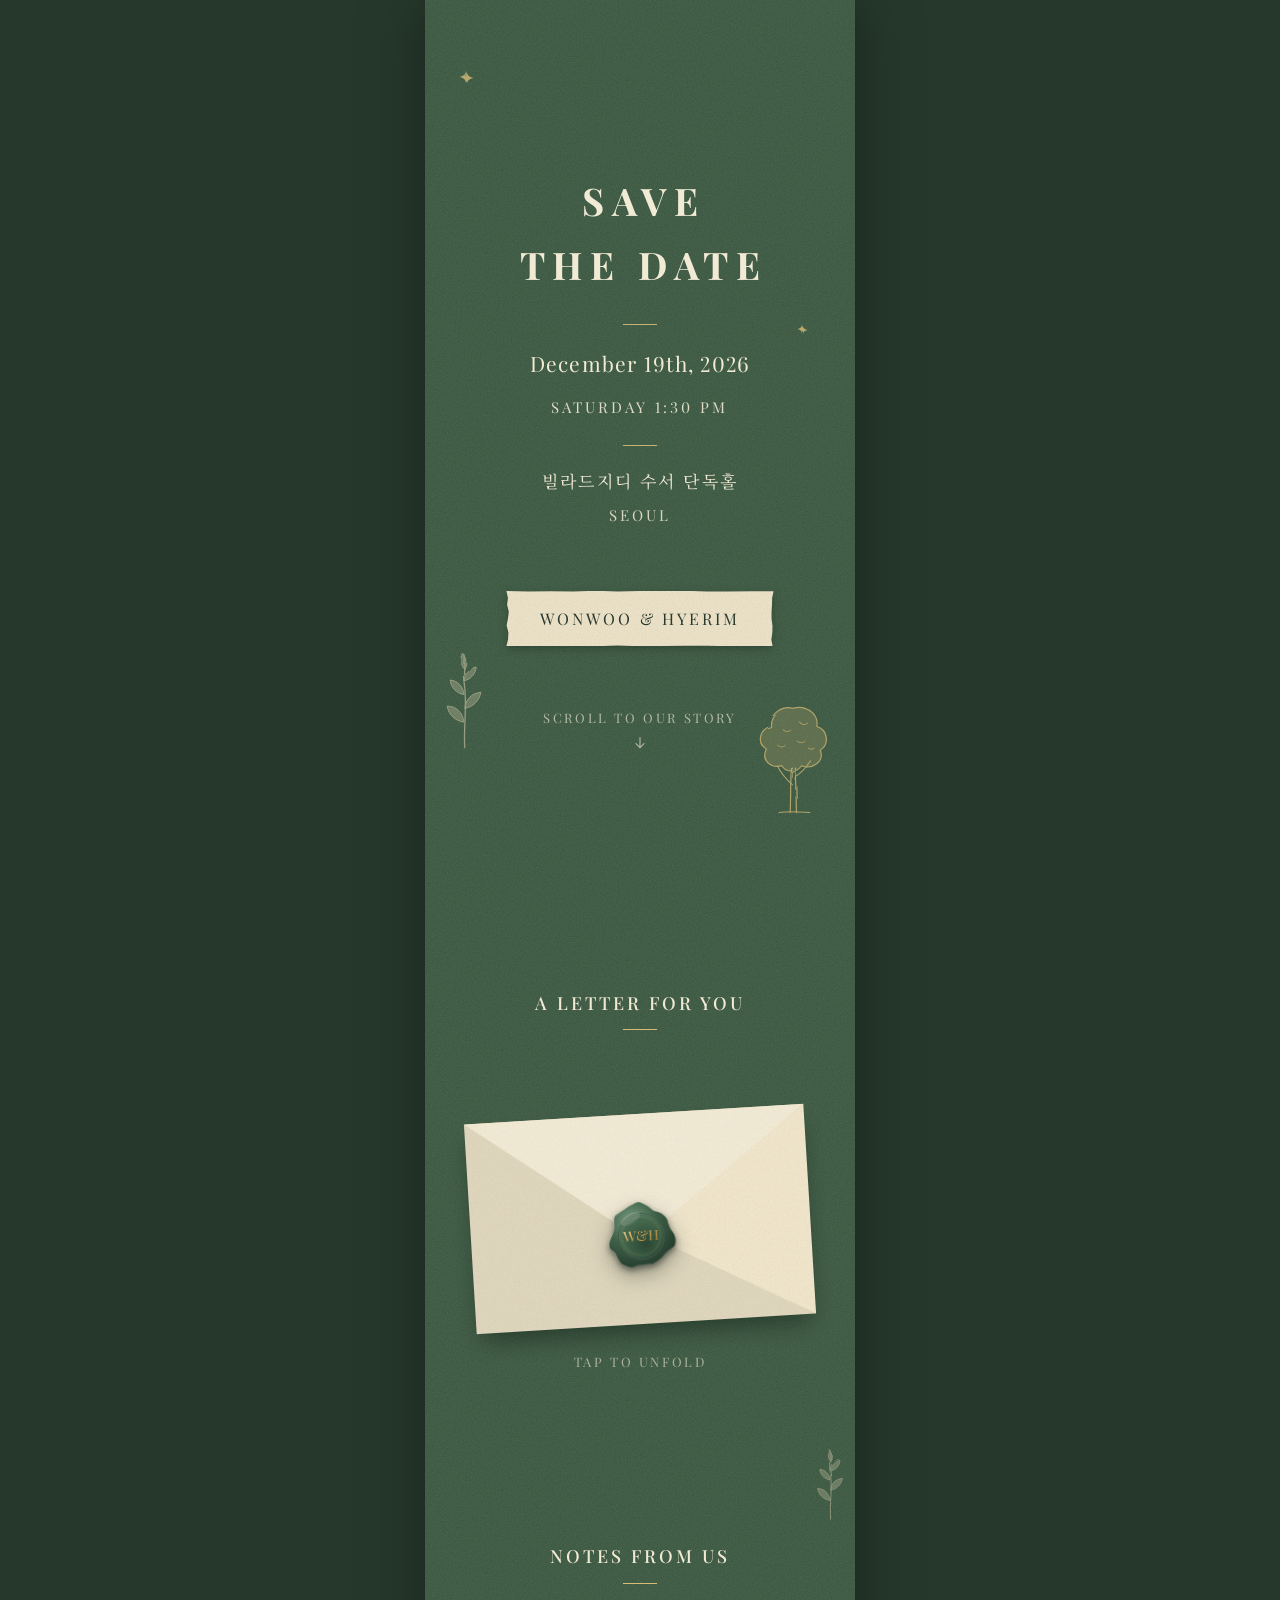
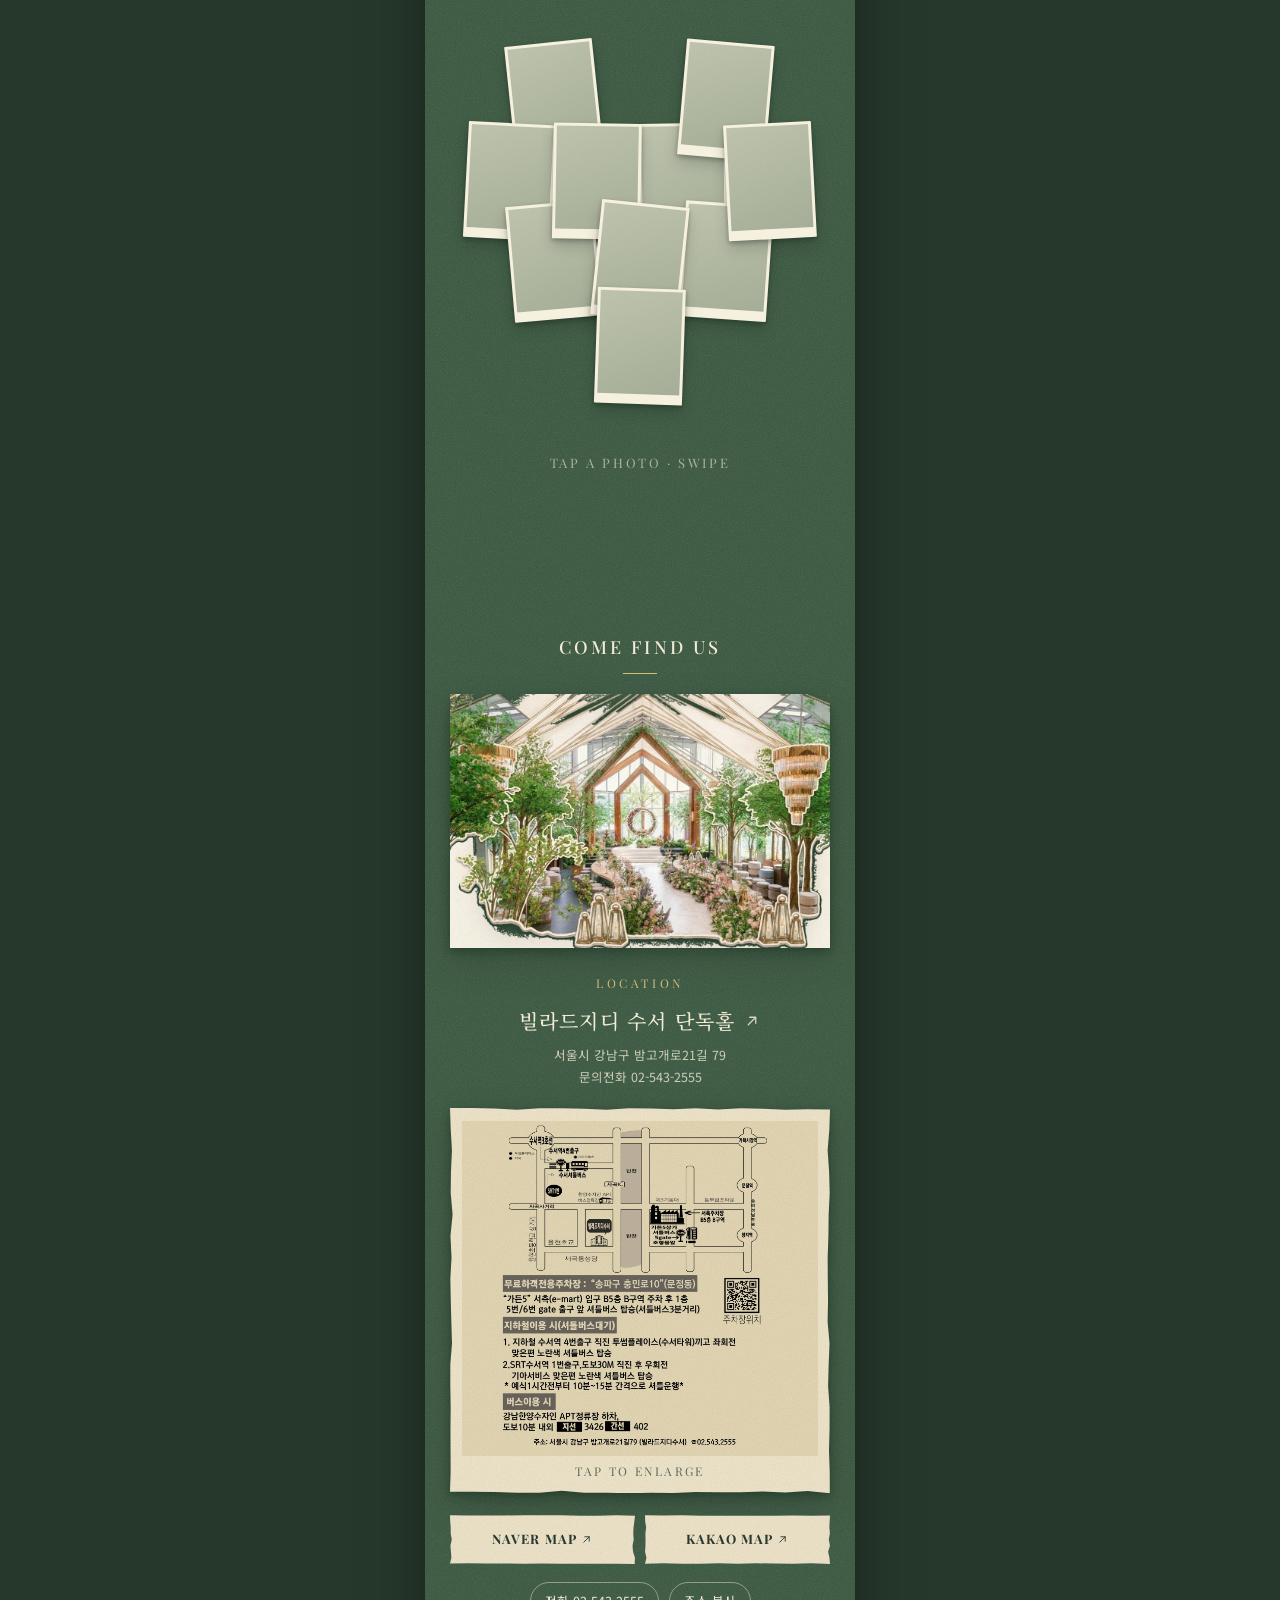
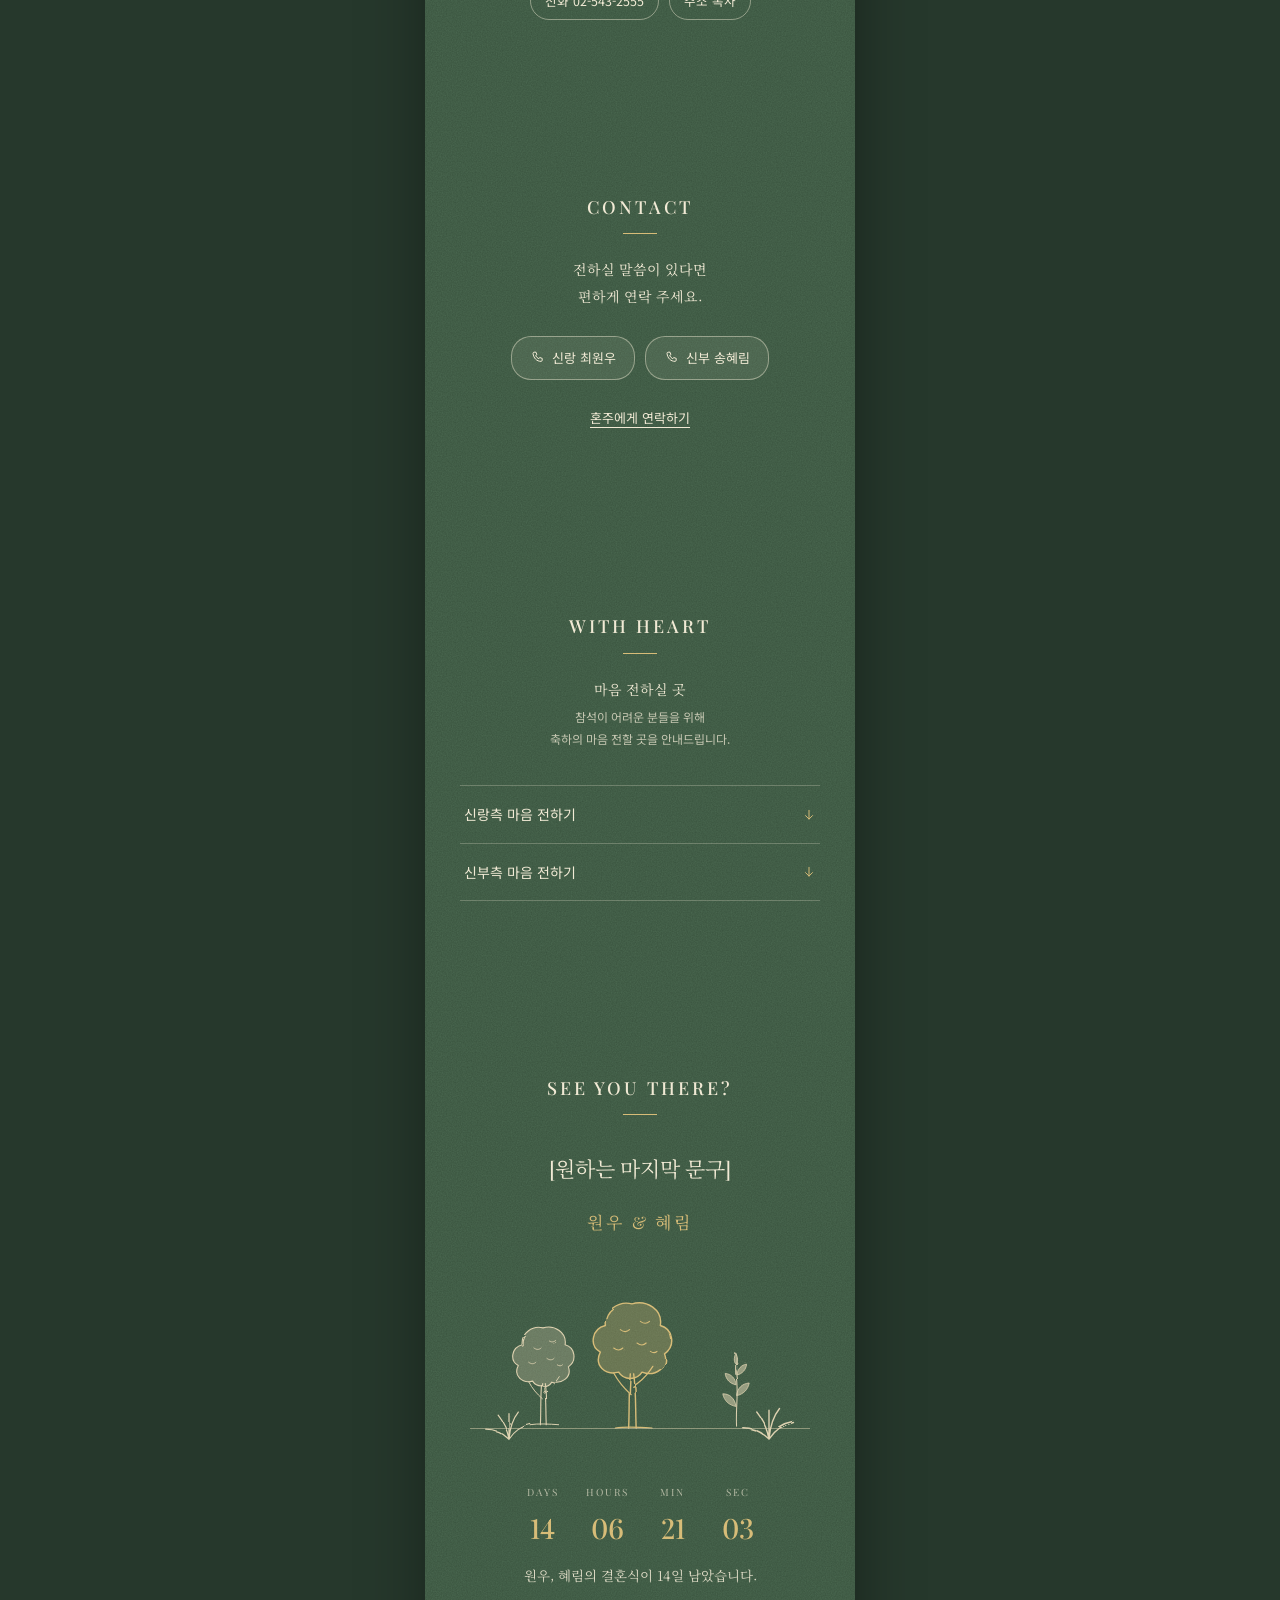
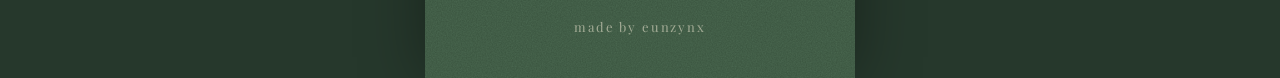
<file: index.html>
<!doctype html>
<html lang="ko">
<head>
<meta charset="utf-8">
<meta name="viewport" content="width=device-width, initial-scale=1, viewport-fit=cover">
<title>원우와 혜림, 결혼합니다</title>
<meta name="description" content="2026년 12월 19일 토요일 오후 1시 30분 · 빌라드지디 수서 단독홀">
<script>document.documentElement.className+=" js"</script>
<meta name="theme-color" content="#4a6850">

<!-- 링크 공유 미리보기 (카카오톡·문자·SNS). 크롤러는 JS를 실행하지 않으므로 여기 값은 직접 수정해야 합니다.
     og:url / og:image 의 주소는 실제 배포 주소로 바꿔야 합니다 → `node tools/set-site-url.mjs https://내주소/` -->
<meta property="og:type" content="website">
<meta property="og:locale" content="ko_KR">
<meta property="og:site_name" content="원우 & 혜림">
<meta property="og:title" content="원우와 혜림, 결혼합니다">
<meta property="og:description" content="2026년 12월 19일 토요일 오후 1시 30분 · 빌라드지디 수서 단독홀">
<meta property="og:url" content="https://songej1997.github.io/wedding-postcard/">
<meta property="og:image" content="https://songej1997.github.io/wedding-postcard/assets/og-image.jpg">
<meta property="og:image:width" content="1200">
<meta property="og:image:height" content="630">
<meta name="twitter:card" content="summary_large_image">
<meta name="twitter:title" content="원우와 혜림, 결혼합니다">
<meta name="twitter:description" content="2026년 12월 19일 토요일 오후 1시 30분 · 빌라드지디 수서 단독홀">
<meta name="twitter:image" content="https://songej1997.github.io/wedding-postcard/assets/og-image.jpg">

<link rel="icon" href="assets/favicon.svg" type="image/svg+xml">
<link rel="preconnect" href="https://fonts.googleapis.com">
<link rel="preconnect" href="https://fonts.gstatic.com" crossorigin>
<link href="https://fonts.googleapis.com/css2?family=Gaegu:wght@400;700&family=Playfair+Display:wght@400;500;600&family=Noto+Serif+KR:wght@300;400;500;600&family=Noto+Sans+KR:wght@300;400;500&display=swap" rel="stylesheet">
<link rel="stylesheet" href="styles.css?v=4">
</head>
<body>

<!-- ───────── 손으로 그린 장식(SVG, 직접 제작) ───────── -->
<svg width="0" height="0" style="position:absolute" aria-hidden="true" focusable="false">
  <defs>
    <filter id="rough" x="-5%" y="-5%" width="110%" height="110%">
      <feTurbulence type="fractalNoise" baseFrequency="0.035" numOctaves="2" seed="4" result="n"/>
      <feDisplacementMap in="SourceGraphic" in2="n" scale="2.4"/>
    </filter>

    <!-- 풀잎 가지 -->
    <symbol id="i-sprig" viewBox="0 0 60 130">
      <path d="M31 127 C29 99 35 71 30 41 C28 29 31 17 30 6" fill="none" stroke="currentColor" stroke-width="1.7" stroke-linecap="round"/>
      <path d="M30 94 C18 92 10 84 8 73 C20 73 28 81 30 94Z" fill="currentColor" fill-opacity=".55" stroke="currentColor" stroke-width="1.3" stroke-linejoin="round"/>
      <path d="M31 76 C42 74 50 66 52 55 C40 56 32 64 31 76Z" fill="currentColor" fill-opacity=".55" stroke="currentColor" stroke-width="1.3" stroke-linejoin="round"/>
      <path d="M30 58 C20 56 13 49 12 39 C22 40 29 47 30 58Z" fill="currentColor" fill-opacity=".55" stroke="currentColor" stroke-width="1.3" stroke-linejoin="round"/>
      <path d="M30 40 C39 38 45 31 46 22 C37 23 31 30 30 40Z" fill="currentColor" fill-opacity=".55" stroke="currentColor" stroke-width="1.3" stroke-linejoin="round"/>
      <path d="M30 24 C25 20 24 12 28 4 C33 10 34 17 30 24Z" fill="currentColor" fill-opacity=".55" stroke="currentColor" stroke-width="1.3" stroke-linejoin="round"/>
    </symbol>

    <!-- 작은 나무 -->
    <symbol id="i-tree" viewBox="0 0 120 160">
      <path d="M60 9 C78 4 97 16 94 35 C109 39 113 59 99 69 C105 85 88 97 72 91 C66 101 50 101 44 91 C28 95 14 83 22 67 C8 59 12 39 28 35 C26 17 44 5 60 9Z" fill="currentColor" fill-opacity=".28" stroke="currentColor" stroke-width="1.7" stroke-linejoin="round"/>
      <path d="M56 158 C57 134 56 114 58 93 M65 158 C64 134 65 114 62 93" fill="none" stroke="currentColor" stroke-width="1.7" stroke-linecap="round"/>
      <path d="M59 118 C50 110 44 103 38 92 M61 108 C72 102 78 95 85 84" fill="none" stroke="currentColor" stroke-width="1.5" stroke-linecap="round"/>
      <path d="M46 40 c4 3 8 3 11 0 M70 30 c4 3 8 3 11 0 M38 62 c4 3 8 3 11 0 M66 56 c4 3 8 3 11 0 M82 66 c3 2 6 2 8 0" fill="none" stroke="currentColor" stroke-width="1.3" stroke-linecap="round"/>
      <path d="M40 158 C52 156 70 157 84 158" fill="none" stroke="currentColor" stroke-width="1.5" stroke-linecap="round"/>
    </symbol>

    <!-- 풀 한 포기 -->
    <symbol id="i-grass" viewBox="0 0 80 40">
      <path d="M40 39 C38 28 34 18 26 8 M40 39 C41 26 44 14 52 4 M40 39 C46 30 56 22 68 20 M40 39 C32 31 22 26 10 26 M40 39 C40 28 40 16 40 6" fill="none" stroke="currentColor" stroke-width="1.6" stroke-linecap="round"/>
    </symbol>

    <symbol id="i-heart" viewBox="0 0 24 24"><path d="M12 21 C5 15 2 11 2 7.6 C2 4.6 4.5 2.6 7 2.6 C9 2.6 11 3.8 12 5.7 C13 3.8 15 2.6 17 2.6 C19.5 2.6 22 4.6 22 7.6 C22 11 19 15 12 21Z" fill="none" stroke="currentColor" stroke-width="1.7" stroke-linejoin="round"/></symbol>
    <symbol id="i-spark" viewBox="0 0 24 24"><path d="M12 1 C12.6 7 14 9.6 23 12 C14 14.4 12.6 17 12 23 C11.4 17 10 14.4 1 12 C10 9.6 11.4 7 12 1Z" fill="currentColor"/></symbol>
    <symbol id="i-arrow" viewBox="0 0 24 24"><path d="M7 17 L17 7 M9 7 H17 V15" fill="none" stroke="currentColor" stroke-width="1.7" stroke-linecap="round" stroke-linejoin="round"/></symbol>
    <symbol id="i-phone" viewBox="0 0 24 24"><path d="M6.6 3.5h3l1.4 4-2 1.4a11 11 0 0 0 5.1 5.1l1.4-2 4 1.4v3c0 1-.8 1.8-1.8 1.8C10.8 18.2 5.8 13.2 4.8 5.3 4.8 4.3 5.6 3.5 6.6 3.5Z" fill="none" stroke="currentColor" stroke-width="1.6" stroke-linejoin="round"/></symbol>
    <symbol id="i-sms" viewBox="0 0 24 24"><path d="M4 5.5h16v10.5H9.5L5.5 19.5V16H4Z" fill="none" stroke="currentColor" stroke-width="1.6" stroke-linejoin="round"/></symbol>
    <symbol id="i-copy" viewBox="0 0 24 24"><rect x="8.5" y="8.5" width="11" height="12" rx="1.5" fill="none" stroke="currentColor" stroke-width="1.6"/><path d="M15.5 5.5V4.5A1.5 1.5 0 0 0 14 3H5.5A1.5 1.5 0 0 0 4 4.5V16a1.5 1.5 0 0 0 1.5 1.5h1" fill="none" stroke="currentColor" stroke-width="1.6" stroke-linecap="round"/></symbol>
    <symbol id="i-chev" viewBox="0 0 24 24"><path d="M15 5 L8 12 L15 19" fill="none" stroke="currentColor" stroke-width="1.7" stroke-linecap="round" stroke-linejoin="round"/></symbol>
    <symbol id="i-down" viewBox="0 0 24 24"><path d="M12 4 V19 M6 13 L12 19 L18 13" fill="none" stroke="currentColor" stroke-width="1.7" stroke-linecap="round" stroke-linejoin="round"/></symbol>
  </defs>
</svg>

<noscript><p style="padding:24px;text-align:center">이 청첩장은 JavaScript가 필요해요. 브라우저 설정을 확인해 주세요.</p></noscript>

<main class="page" id="top">

  <!-- ═════════ 1. OPENING ═════════ -->
  <section class="sec opening" id="opening" aria-labelledby="opening-title">
    <svg class="deco deco--tree" aria-hidden="true"><use href="#i-tree"/></svg>
    <svg class="deco deco--sprig-l" aria-hidden="true"><use href="#i-sprig"/></svg>
    <svg class="deco deco--spark s1" aria-hidden="true"><use href="#i-spark"/></svg>
    <svg class="deco deco--spark s2" aria-hidden="true"><use href="#i-spark"/></svg>

    <div class="opening__inner" id="openingInner">
      <h1 class="save" id="opening-title">SAVE<br>THE DATE</h1>
      <i class="rule" aria-hidden="true"></i>
      <p class="op-date" data-bind="event.dateEn"></p>
      <p class="op-time"><span data-bind="event.weekdayEn"></span> <span data-bind="event.timeEn"></span></p>
      <i class="rule" aria-hidden="true"></i>
      <p class="op-place"><span data-bind="venue.name"></span> <span data-bind="venue.hall"></span></p>
      <p class="op-city" data-bind="venue.city"></p>

      <div class="ribbon-wrap"><p class="ribbon deckle" data-deckle><span><span data-bind="couple.groomEn"></span> &amp; <span data-bind="couple.brideEn"></span></span></p></div>

      <a class="scroll-hint" href="#letter">SCROLL TO OUR STORY
        <svg aria-hidden="true"><use href="#i-down"/></svg></a>
    </div>
  </section>

  <!-- ═════════ 2. A LETTER FOR YOU ═════════ -->
  <section class="sec letter" id="letter" aria-labelledby="letter-title">
    <h2 class="h2 rv" id="letter-title">A LETTER FOR YOU</h2>
    <i class="rule rv" aria-hidden="true"></i>

    <div class="stage rv" id="stage" data-state="closed">
      <div class="env-wrap" id="envWrap">
        <div class="env-back"></div>

        <!-- 편지 카드 -->
        <article class="letter-card" id="letterCard" aria-label="초대 편지">
          <div class="letter-paper deckle" data-deckle>
            <p class="lt-name" id="ltName" hidden><span id="guestName"></span>,</p>
            <p class="lt-line"><span data-bind="letter.line1"></span></p>
            <svg class="lt-heart" aria-hidden="true"><use href="#i-heart"/></svg>
            <div class="lt-body" id="letterBody"></div>
            <p class="lt-sign">신랑 <b data-bind="couple.groom"></b><span class="sep">·</span>신부 <b data-bind="couple.bride"></b></p>
          </div>
        </article>

        <!-- 봉투 앞면(주머니) + 뚜껑 -->
        <div class="env-front" aria-hidden="true"></div>
        <div class="flap" aria-hidden="true"><i class="flap-out"></i><i class="flap-in"></i></div>
        <button class="seal" id="seal" type="button" aria-expanded="false" aria-controls="letterCard" aria-label="편지봉투 열기">
          <svg viewBox="0 0 100 100" aria-hidden="true">
            <defs>
              <radialGradient id="wx" cx="36%" cy="30%" r="80%"><stop offset="0" stop-color="#7fa186"/><stop offset=".45" stop-color="#3f6249"/><stop offset="1" stop-color="#1f3527"/></radialGradient>
              <radialGradient id="wx2" cx="60%" cy="68%" r="70%"><stop offset="0" stop-color="#2a4733"/><stop offset="1" stop-color="#4d7357"/></radialGradient>
              <linearGradient id="wxg" x1="0" y1="0" x2="1" y2="1"><stop offset="0" stop-color="#ecd9a0"/><stop offset=".5" stop-color="#c3a257"/><stop offset="1" stop-color="#8e7234"/></linearGradient>
            </defs>
            <path d="M98.6 50.0C99.7 52.8 100.7 56.0 100.6 58.9C100.6 61.9 100.1 65.2 98.3 67.6C96.6 70.0 92.7 71.5 90.3 73.3C87.9 75.0 85.7 76.5 83.7 78.3C81.8 80.1 80.5 82.3 78.5 84.0C76.6 85.7 74.4 87.1 72.2 88.4C69.9 89.7 67.7 91.2 65.2 91.8C62.8 92.5 60.0 91.9 57.4 92.1C54.9 92.3 52.5 92.7 50.0 92.9C47.5 93.1 45.1 92.8 42.4 93.3C39.6 93.8 36.2 95.7 33.4 95.7C30.5 95.6 27.8 94.1 25.3 92.8C22.7 91.6 20.0 90.1 18.1 88.1C16.2 86.0 15.1 82.9 13.8 80.4C12.6 77.8 12.4 74.9 10.7 72.7C9.1 70.4 5.4 69.1 4.0 66.7C2.7 64.3 2.5 61.1 2.8 58.3C3.2 55.5 5.1 52.6 6.3 50.0C7.4 47.4 8.7 45.2 9.6 42.9C10.5 40.5 11.3 38.5 11.7 36.1C12.1 33.6 11.6 30.8 11.9 28.0C12.1 25.2 11.8 21.4 13.2 19.1C14.5 16.8 17.7 15.8 20.0 14.3C22.3 12.8 24.7 11.6 27.0 10.2C29.4 8.9 31.6 7.3 34.0 6.0C36.4 4.7 38.9 3.4 41.6 2.5C44.3 1.5 47.3 -0.1 50.0 0.2C52.7 0.4 55.6 2.5 58.1 4.0C60.6 5.4 62.9 7.1 65.0 8.8C67.1 10.5 68.6 12.8 70.7 14.1C72.9 15.4 75.7 15.5 78.0 16.6C80.3 17.7 82.8 19.1 84.7 20.9C86.7 22.6 88.5 24.8 89.7 27.1C90.8 29.4 90.9 32.3 91.6 34.8C92.4 37.4 92.9 39.7 94.1 42.2C95.3 44.8 97.5 47.2 98.6 50.0Z" fill="url(#wx)"/>
            <path d="M98.6 50.0C99.7 52.8 100.7 56.0 100.6 58.9C100.6 61.9 100.1 65.2 98.3 67.6C96.6 70.0 92.7 71.5 90.3 73.3C87.9 75.0 85.7 76.5 83.7 78.3C81.8 80.1 80.5 82.3 78.5 84.0C76.6 85.7 74.4 87.1 72.2 88.4C69.9 89.7 67.7 91.2 65.2 91.8C62.8 92.5 60.0 91.9 57.4 92.1C54.9 92.3 52.5 92.7 50.0 92.9C47.5 93.1 45.1 92.8 42.4 93.3C39.6 93.8 36.2 95.7 33.4 95.7C30.5 95.6 27.8 94.1 25.3 92.8C22.7 91.6 20.0 90.1 18.1 88.1C16.2 86.0 15.1 82.9 13.8 80.4C12.6 77.8 12.4 74.9 10.7 72.7C9.1 70.4 5.4 69.1 4.0 66.7C2.7 64.3 2.5 61.1 2.8 58.3C3.2 55.5 5.1 52.6 6.3 50.0C7.4 47.4 8.7 45.2 9.6 42.9C10.5 40.5 11.3 38.5 11.7 36.1C12.1 33.6 11.6 30.8 11.9 28.0C12.1 25.2 11.8 21.4 13.2 19.1C14.5 16.8 17.7 15.8 20.0 14.3C22.3 12.8 24.7 11.6 27.0 10.2C29.4 8.9 31.6 7.3 34.0 6.0C36.4 4.7 38.9 3.4 41.6 2.5C44.3 1.5 47.3 -0.1 50.0 0.2C52.7 0.4 55.6 2.5 58.1 4.0C60.6 5.4 62.9 7.1 65.0 8.8C67.1 10.5 68.6 12.8 70.7 14.1C72.9 15.4 75.7 15.5 78.0 16.6C80.3 17.7 82.8 19.1 84.7 20.9C86.7 22.6 88.5 24.8 89.7 27.1C90.8 29.4 90.9 32.3 91.6 34.8C92.4 37.4 92.9 39.7 94.1 42.2C95.3 44.8 97.5 47.2 98.6 50.0Z" fill="none" stroke="rgba(255,255,255,.18)" stroke-width="1" transform="translate(-.6 -.6)"/>
            <circle cx="50" cy="50" r="33" fill="url(#wx2)" stroke="rgba(0,0,0,.35)" stroke-width="1.4"/>
            <circle cx="50" cy="50" r="33" fill="none" stroke="rgba(255,255,255,.22)" stroke-width="1" transform="translate(.7 .9)"/>
            <circle cx="50" cy="50" r="28" fill="none" stroke="url(#wxg)" stroke-width=".9" stroke-dasharray="1.2 2.2" opacity=".8"/>
            <text x="50" y="57.5" text-anchor="middle" font-family="Playfair Display,serif" font-size="21" font-weight="500" fill="url(#wxg)" style="paint-order:stroke" stroke="rgba(0,0,0,.35)" stroke-width=".6">W&amp;H</text>
            <ellipse cx="36" cy="24" rx="16" ry="7" fill="#fff" opacity=".13" transform="rotate(-28 36 24)"/>
          </svg>
        </button>
      </div>
    </div>
    <button type="button" class="tap-hint tap-hint--btn" id="tapHint" aria-controls="letterCard">TAP TO UNFOLD</button>

    <!-- 링크 만들기 도구: 주소 끝에 ?edit 를 붙였을 때만 보임 (하객에게는 안 보임) -->
    <form class="name-form" id="nameForm" hidden>
      <label for="nameInput">초대할 분 이름 <small>(적용하면 보낼 링크가 만들어져요)</small></label>
      <div class="name-row">
        <input id="nameInput" name="guest" type="text" maxlength="40" autocomplete="off" placeholder="이름을 적어 주세요" enterkeyhint="done">
        <button type="submit">적용</button>
      </div>
      <div class="share-box" id="shareBox" hidden>
        <p class="share-box__t">이 링크를 보내세요</p>
        <output class="share-box__url" id="shareUrl"></output>
        <div class="share-box__btns">
          <button type="button" id="shareCopy">COPY LINK</button>
          <button type="button" id="shareSend">SHARE</button>
        </div>
        <button type="button" class="share-box__plain" id="plainCopy">이름 없는 링크 복사 (부모님 지인용)</button>
      </div>
    </form>
  </section>

  <!-- ═════════ 3. NOTES FROM US ═════════ -->
  <section class="sec notes" id="notes" aria-labelledby="notes-title">
    <svg class="deco deco--sprig-r" aria-hidden="true"><use href="#i-sprig"/></svg>
    <h2 class="h2 rv" id="notes-title">NOTES FROM US</h2>
    <i class="rule rv" aria-hidden="true"></i>
    <div class="heart rv" id="pile" role="group" aria-label="사진 10장이 하트 모양으로 모여 있어요. 누르면 크게 보고 옆으로 넘길 수 있어요"></div>
    <p class="tap-hint">TAP A PHOTO · SWIPE</p>
  </section>

  <!-- ═════════ 5. COME FIND US ═════════ -->
  <section class="sec find" id="find" aria-labelledby="find-title">
    <h2 class="h2 rv" id="find-title">COME FIND US</h2>
    <i class="rule rv" aria-hidden="true"></i>

    <div class="paper-wrap hall-photo rv">
      <img id="hallImg" alt="예식장 홀 일러스트" width="1000" height="669" loading="lazy" decoding="async">
    </div>

    <div class="venue-row rv">
      <p class="loc-label">LOCATION</p>
      <a class="venue-link" id="venueLink" target="_blank" rel="noopener">
        <span class="vn"><span data-bind="venue.name"></span> <span data-bind="venue.hall"></span></span>
        <svg aria-hidden="true"><use href="#i-arrow"/></svg>
      </a>
      <p class="va"><span data-bind="venue.address"></span></p>
      <p class="va"><span data-bind="venue.phoneLabel"></span> <span data-bind="venue.phone"></span></p>
    </div>

    <div class="paper-wrap rv">
      <figure class="mapcard deckle" data-deckle>
        <button class="map-open" id="mapOpen" type="button" aria-label="약도 크게 보기">
          <img id="mapImg" alt="빌라드지디 수서 약도: 수서역·SRT 수서역 셔틀버스, 주차장, 버스 안내" width="1400" height="1316" loading="lazy" decoding="async">
        </button>
        <figcaption>TAP TO ENLARGE</figcaption>
      </figure>
    </div>

    <div class="mapbtns rv">
      <a class="mbtn deckle" data-deckle id="btnNaver" target="_blank" rel="noopener">NAVER MAP<svg aria-hidden="true"><use href="#i-arrow"/></svg></a>
      <a class="mbtn deckle" data-deckle id="btnKakao" target="_blank" rel="noopener">KAKAO MAP<svg aria-hidden="true"><use href="#i-arrow"/></svg></a>
    </div>

    <div class="mini-actions rv">
      <a id="callLink" class="chip">전화 <span data-bind="venue.phone"></span></a>
      <button id="copyAddr" class="chip" type="button">주소 복사</button>
    </div>
  </section>

  <!-- ═════════ 6. CONTACT ═════════ -->
  <section class="sec contact" id="contact" aria-labelledby="contact-title">
    <h2 class="h2 rv" id="contact-title">CONTACT</h2>
    <i class="rule rv" aria-hidden="true"></i>
    <p class="sub rv">전하실 말씀이 있다면<br>편하게 연락 주세요.</p>
    <div class="callrow rv">
      <button class="chip chip--solid" type="button" data-call="groom"><svg aria-hidden="true"><use href="#i-phone"/></svg><span data-bind="contacts.groom.label"></span></button>
      <button class="chip chip--solid" type="button" data-call="bride"><svg aria-hidden="true"><use href="#i-phone"/></svg><span data-bind="contacts.bride.label"></span></button>
    </div>
    <button class="hostbtn rv" id="hostOpen" type="button">혼주에게 연락하기</button>
  </section>

  <!-- ═════════ 6-2. ACCOUNTS ═════════ -->
  <section class="sec accounts" id="accounts" aria-labelledby="acc-title">
    <h2 class="h2 rv" id="acc-title">WITH HEART</h2>
    <i class="rule rv" aria-hidden="true"></i>
    <p class="sub rv">마음 전하실 곳<br><small>참석이 어려운 분들을 위해<br>축하의 마음 전할 곳을 안내드립니다.</small></p>
    <div class="acc rv" id="accList"></div>
  </section>

  <!-- ═════════ 7. ENDING ═════════ -->
  <section class="sec ending" id="ending" aria-labelledby="end-title">
    <h2 class="h2 rv" id="end-title">SEE YOU THERE?</h2>
    <i class="rule rv" aria-hidden="true"></i>
    <p class="end-msg rv" data-bind="ending.message"></p>
    <p class="end-names rv"><span data-bind="couple.short"></span></p>

    <div class="grove" aria-hidden="true">
      <svg class="g1"><use href="#i-tree"/></svg>
      <svg class="g2"><use href="#i-tree"/></svg>
      <svg class="g3"><use href="#i-sprig"/></svg>
      <svg class="g4"><use href="#i-grass"/></svg>
      <svg class="g5"><use href="#i-grass"/></svg>
    </div>

    <div class="dday rv" id="dday">
      <div class="dday__labels" aria-hidden="true"><span>DAYS</span><span>HOURS</span><span>MIN</span><span>SEC</span></div>
      <div class="dday__nums" aria-hidden="true"><span id="ddD">00</span><span id="ddH">00</span><span id="ddM">00</span><span id="ddS">00</span></div>
      <p class="dday__caption" id="ddCap" role="status"></p>
    </div>
    <p class="credit" data-bind="meta.credit"></p>
  </section>
</main>

<!-- ═════════ 사진 + 메모 모달 ═════════ -->
<div class="modal" id="noteModal" role="dialog" aria-modal="true" aria-label="사진과 메모" hidden>
  <div class="modal__scrim" data-close></div>
  <div class="modal__sheet deckle" data-deckle id="noteSheet">
    <figure class="polaroid polaroid--big" id="bigPolaroid">
      <div class="photo" id="bigPhoto"></div>
    </figure>
    <div class="memo" id="memo" hidden><i class="tape tape--sm" aria-hidden="true"></i><p id="memoText"></p></div>
    <div class="note-nav">
      <button type="button" id="notePrev" aria-label="이전 사진"><svg aria-hidden="true"><use href="#i-chev"/></svg></button>
      <output id="noteCount" aria-live="polite">1 / 10</output>
      <button type="button" id="noteNext" aria-label="다음 사진"><svg class="flip" aria-hidden="true"><use href="#i-chev"/></svg></button>
    </div>
    <button class="back" type="button" data-close id="noteClose">back to our memories</button>
  </div>
</div>

<!-- ═════════ 혼주 연락 모달 ═════════ -->
<div class="modal" id="hostModal" role="dialog" aria-modal="true" aria-label="혼주에게 연락하기" hidden>
  <div class="modal__scrim" data-close></div>
  <div class="modal__sheet deckle" data-deckle>
    <h3 class="host-title">혼주에게 연락하기</h3>
    <div class="host-cols" id="hostCols"></div>
    <button class="back" type="button" data-close id="hostClose">close</button>
  </div>
</div>

<!-- ═════════ 약도 확대 모달 ═════════ -->
<div class="modal modal--map" id="mapModal" role="dialog" aria-modal="true" aria-label="약도 크게 보기" hidden>
  <div class="modal__scrim" data-close></div>
  <div class="mapzoom">
    <div class="mapzoom__scroll" tabindex="0" aria-label="약도 (스크롤하거나 두 손가락으로 확대)"><img id="mapBig" alt="빌라드지디 수서 약도"></div>
    <p class="mapzoom__hint">밀어서 보기 · 두 손가락으로 확대</p>
    <button class="back" type="button" data-close id="mapClose">close</button>
  </div>
</div>

<div class="toast" id="toast" role="status" aria-live="polite"></div>

<script src="invitation-data.js?v=4"></script>
<script src="app.js?v=4"></script>
</body>
</html>
</file>
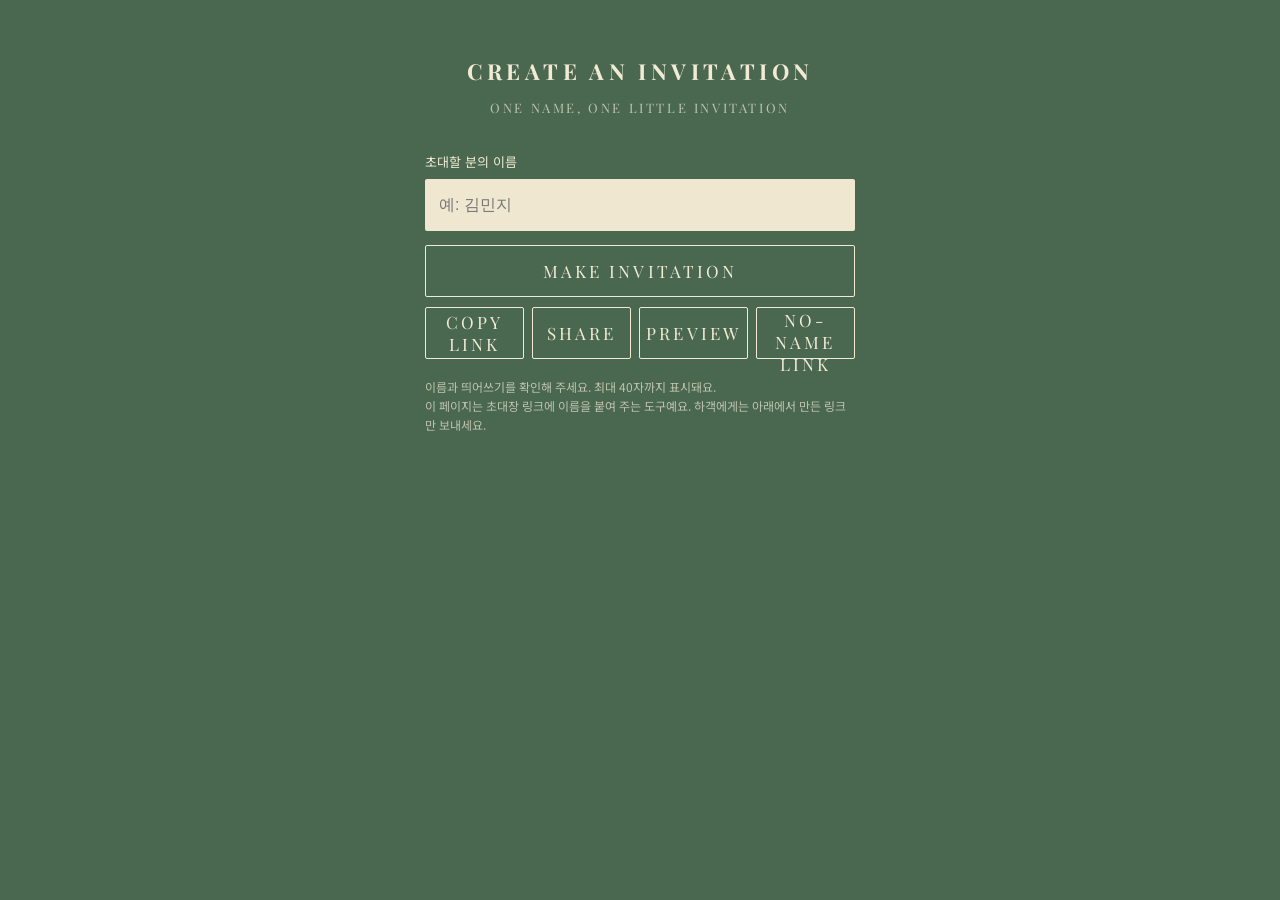
<file: invite-maker.html>
<!doctype html>
<html lang="ko"><head><meta charset="utf-8"><meta name="viewport" content="width=device-width,initial-scale=1">
<meta name="robots" content="noindex"><title>CREATE AN INVITATION</title>
<link href="https://fonts.googleapis.com/css2?family=Playfair+Display:wght@400;500&family=Noto+Sans+KR:wght@400;500&display=swap" rel="stylesheet">
<style>
body{margin:0;background:#4a6850;color:#f1ead5;font-family:'Noto Sans KR',sans-serif;min-height:100vh}
main{max-width:430px;margin:0 auto;padding:56px 22px}
h1{font-family:'Playfair Display',serif;font-size:22px;letter-spacing:.2em;text-align:center;margin:0 0 6px}
.sub{font-family:'Playfair Display',serif;text-align:center;letter-spacing:.2em;font-size:13px;opacity:.7;margin-bottom:36px}
label{font-size:13px;display:block;margin-bottom:8px}
input{width:100%;box-sizing:border-box;height:52px;padding:0 14px;font-size:16px;background:#efe7d0;color:#2a382e;border:0;border-radius:2px}
button{width:100%;height:52px;margin-top:14px;border:1px solid #f1ead5;color:#f1ead5;font-family:'Playfair Display',serif;font-size:17px;letter-spacing:.18em;background:none;border-radius:2px;cursor:pointer}
.out{margin-top:26px;word-break:break-all;font-size:13px;background:rgba(0,0,0,.18);padding:14px;border-radius:2px;display:none}
.row{display:flex;gap:8px}.row button{margin-top:10px}
small{display:block;margin-top:18px;font-size:12px;opacity:.7;line-height:1.6}
</style></head><body><main>
<h1>CREATE AN INVITATION</h1><p class="sub">ONE NAME, ONE LITTLE INVITATION</p>
<form id="f"><label for="n">초대할 분의 이름</label>
<input id="n" maxlength="40" autocomplete="off" placeholder="예: 김민지" required>
<button type="submit">MAKE INVITATION</button></form>
<div class="out" id="out" role="status"></div>
<div class="row" id="act" hidden><button id="cp" type="button">COPY LINK</button><button id="sh" type="button">SHARE</button><button id="op" type="button">PREVIEW</button><button id="pl" type="button">NO-NAME LINK</button></div>
<small>이름과 띄어쓰기를 확인해 주세요. 최대 40자까지 표시돼요.<br>이 페이지는 초대장 링크에 이름을 붙여 주는 도구예요. 하객에게는 아래에서 만든 링크만 보내세요.</small>
</main><script>
var f=document.getElementById('f'),out=document.getElementById('out'),act=document.getElementById('act'),url='';
f.addEventListener('submit',function(e){e.preventDefault();
 var n=document.getElementById('n').value.replace(/[\u0000-\u001f<>]/g,'').replace(/\s+/g,' ').trim().slice(0,40); if(!n)return;
 var base=location.href.replace(/[?#].*$/,'').replace(/[^\/]*$/,'')+'index.html';
 url=base+'?to='+encodeURIComponent(n); out.style.display='block'; out.textContent=url; act.hidden=false;});
document.getElementById('cp').onclick=function(){(navigator.clipboard?navigator.clipboard.writeText(url):Promise.reject()).then(function(){this.textContent='COPIED'}.bind(this),function(){prompt('링크를 복사하세요',url)})};
var plain=location.href.replace(/[?#].*$/,'').replace(/[^\/]*$/,'')+'index.html';
document.getElementById('pl').onclick=function(){(navigator.clipboard?navigator.clipboard.writeText(plain):Promise.reject()).then(function(){alert('이름 없는 링크를 복사했어요\n'+plain)},function(){prompt('링크를 복사하세요',plain)})};
document.getElementById('sh').onclick=function(){navigator.share?navigator.share({title:'청첩장',url:url}).catch(function(){}):prompt('링크를 복사하세요',url)};
document.getElementById('op').onclick=function(){window.open(url,'_blank','noopener')};
</script></body></html>
</file>
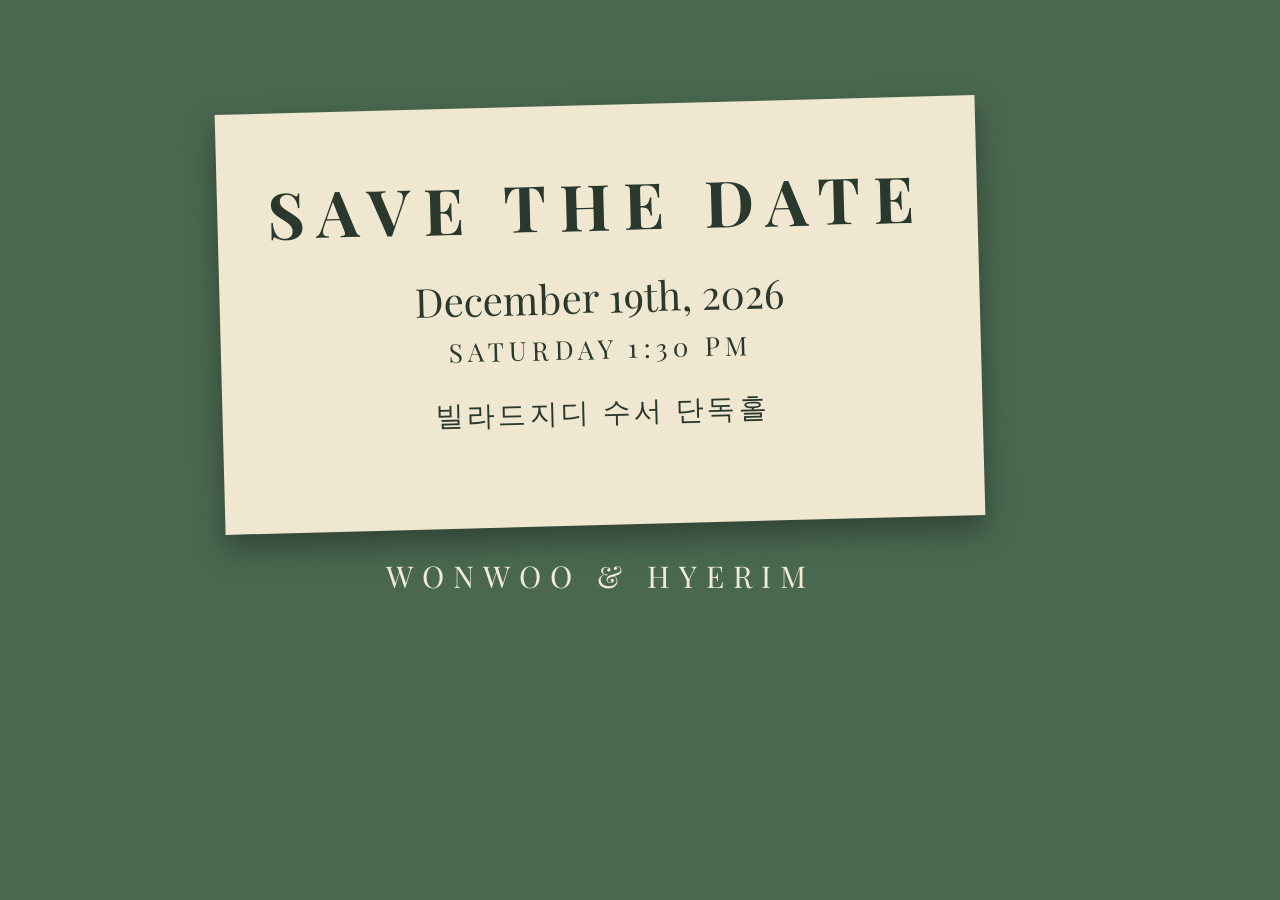
<file: tools/og.html>
<!doctype html><meta charset=utf-8><link href="https://fonts.googleapis.com/css2?family=Playfair+Display:wght@400;500;600%26family=Noto+Serif+KR:wght@400;500&display=swap" rel="stylesheet"><style>
body{margin:0;width:1200px;height:630px;background:#4a6850;font-family:'Playfair Display','Noto Serif KR',serif;color:#f1ead5;display:flex;align-items:center;justify-content:center;position:relative;overflow:hidden}
.c{background:#efe7d0;color:#2a382e;width:760px;height:420px;transform:rotate(-1.5deg);box-shadow:0 14px 30px rgba(0,0,0,.35);text-align:center;padding-top:62px;box-sizing:border-box}
h1{font-size:64px;letter-spacing:.2em;margin:0;line-height:1.2}p{margin:0}
.d{font-size:40px;margin-top:26px}.t{font-size:26px;letter-spacing:.2em;margin-top:8px}.v{font-size:28px;letter-spacing:.12em;margin-top:26px}
.n{position:absolute;bottom:34px;width:100%;text-align:center;font-size:30px;letter-spacing:.3em}
</style><body><div class=c><h1>SAVE THE DATE</h1><p class=d>December 19th, 2026</p><p class=t>SATURDAY 1:30 PM</p><p class=v>빌라드지디 수서 단독홀</p></div><p class=n>WONWOO &amp; HYERIM</p></body>
</file>
<file: styles.css>
/* ============================================================
   엽서 청첩장 — 숲 초록 · 빛바랜 아이보리 · 차분한 금색
   색/폰트/모션 값은 :root 에서 한 번에 바꿀 수 있어요.
   ============================================================ */
:root{
  --forest:#4a6850; --forest-d:#375040; --forest-dd:#26382c; --forest-l:#6b8b72;
  --ivory:#efe7d0; --ivory-l:#f6f0de; --ivory-d:#ddd1b0;
  --ink:#2a382e; --ink-soft:#5b6b5d;
  --gold:#b8964a; --gold-l:#d7bc78;
  --on-green:#f1ead5;

  --letter-font:'Gaegu','Noto Sans KR',sans-serif;   /* 편지 속 손글씨체 */
  --hand:'Playfair Display','Noto Serif KR','Batang',serif;   /* 제목·라벨 글씨체 (예전 Gaegu 손글씨로 되돌리려면 'Gaegu' 로 교체) */
  --sans:'Noto Sans KR',system-ui,-apple-system,'Apple SD Gothic Neo','Malgun Gothic',sans-serif;

  --soft:cubic-bezier(.25,1,.5,1);          /* ease-out: 부드럽게 시작해 끝에서 살짝 감속 */
  --spring:cubic-bezier(.34,1.42,.5,1);      /* 살짝 튕기는 spring 느낌 */
  --ease:cubic-bezier(.22,1,.36,1);
  --noise:url("data:image/svg+xml,%3Csvg xmlns='http://www.w3.org/2000/svg' width='220' height='220'%3E%3Cfilter id='n'%3E%3CfeTurbulence type='fractalNoise' baseFrequency='.8' numOctaves='2' stitchTiles='stitch'/%3E%3CfeColorMatrix values='0 0 0 0 .08 0 0 0 0 .12 0 0 0 0 .08 0 0 0 .6 0'/%3E%3C/filter%3E%3Crect width='100%25' height='100%25' filter='url(%23n)' opacity='.55'/%3E%3C/svg%3E");
  --noise-w:url("data:image/svg+xml,%3Csvg xmlns='http://www.w3.org/2000/svg' width='220' height='220'%3E%3Cfilter id='n'%3E%3CfeTurbulence type='fractalNoise' baseFrequency='.8' numOctaves='2' stitchTiles='stitch'/%3E%3CfeColorMatrix values='0 0 0 0 .45 0 0 0 0 .34 0 0 0 0 .16 0 0 0 .35 0'/%3E%3C/filter%3E%3Crect width='100%25' height='100%25' filter='url(%23n)' opacity='.55'/%3E%3C/svg%3E");
}

*{box-sizing:border-box;margin:0;padding:0;-webkit-tap-highlight-color:transparent}
html{scroll-behavior:smooth;-webkit-text-size-adjust:100%}
body{font-variant-numeric:lining-nums;background:var(--forest-dd);color:var(--on-green);font-family:var(--sans);font-weight:400;line-height:1.6;overflow-x:hidden}
html.lock,body.lock{overflow:hidden}
button,input,textarea{font:inherit;color:inherit}
button{cursor:pointer;background:none;border:0}
a{color:inherit;text-decoration:none}
svg{display:block}
img{display:block;max-width:100%}
[hidden]{display:none!important}
:focus-visible{outline:2px solid var(--gold-l);outline-offset:3px;border-radius:4px}

/* ── 페이지 틀 ── */
.page{position:relative;max-width:430px;margin:0 auto;background-color:var(--forest);background-image:var(--noise);background-blend-mode:multiply;overflow:hidden;box-shadow:0 0 60px rgba(0,0,0,.35)}
.sec{position:relative;padding:92px 22px 84px;text-align:center}

.h2{font-family:var(--hand);font-weight:500;font-size:18px;letter-spacing:.17em;color:var(--on-green);line-height:1.3}
.rule{display:block;width:34px;height:1px;background:var(--gold-l);margin:14px auto 0;opacity:.9}
.tap-hint--btn{display:block;margin-left:auto;margin-right:auto;padding:10px 14px}
.tap-hint{font-family:var(--hand);font-size:13px;letter-spacing:.2em;color:var(--on-green);opacity:.6;margin-top:18px;transition:opacity .5s}

/* ── 종이 카드 공통 ── */
.paper-wrap{filter:drop-shadow(0 3px 5px rgba(10,22,14,.34)) drop-shadow(0 12px 16px rgba(10,22,14,.2));margin:0 auto}
.deckle{background-color:var(--ivory);background-image:var(--noise-w);background-blend-mode:multiply;color:var(--ink)}

/* ── 장식 ── */
.deco{position:absolute;color:var(--ivory-d);pointer-events:none;filter:url(#rough);opacity:.9}
.deco--tree{width:84px;height:112px;right:20px;bottom:86px;color:var(--gold-l);opacity:.75}
.deco--sprig-l{width:46px;height:100px;left:16px;bottom:150px;opacity:.55}
.deco--sprig-r{width:34px;height:74px;right:8px;top:-6px;opacity:.5}
.deco--spark{width:14px;height:14px;color:var(--gold-l);opacity:.8}
.deco--spark.s1{left:34px;top:70px}
.deco--spark.s2{right:48px;top:36%;width:10px;height:10px}

/* ── 1. OPENING ── */
.opening{min-height:100vh;min-height:100svh;display:flex;align-items:center;justify-content:center;padding-top:70px;padding-bottom:50px}
.opening__inner{display:flex;flex-direction:column;align-items:center;opacity:0;transform:scale(.94);transition:opacity 1s var(--ease),transform 1.1s var(--spring)}
.opening__inner.in{opacity:1;transform:none}
.save{font-family:var(--hand);font-weight:700;font-size:38px;line-height:1.7;letter-spacing:.2em;margin-right:-.2em}
.op-date{font-family:var(--hand);font-size:21px;letter-spacing:.06em;margin-top:22px}
.op-time{font-family:var(--hand);font-size:15px;letter-spacing:.2em;margin-top:14px;opacity:.9}
.op-place{font-family:var(--hand);font-size:17px;letter-spacing:.14em;margin-top:22px}
.op-city{font-family:var(--hand);font-size:15px;letter-spacing:.2em;margin-top:8px;opacity:.85}
.opening .rule{margin-top:26px}

.ribbon-wrap{margin-top:64px;filter:drop-shadow(0 3px 4px rgba(10,22,14,.3))}
.ribbon{padding:15px 34px;font-family:var(--hand);font-size:16px;letter-spacing:.18em;white-space:nowrap}
.scroll-hint{display:flex;flex-direction:column;align-items:center;gap:6px;margin-top:62px;font-family:var(--hand);font-size:13px;letter-spacing:.2em;opacity:.65}
.scroll-hint svg{width:16px;height:16px}

/* ── 2. LETTER ── */
.letter{padding-bottom:70px}
.stage{--E:210px;position:relative;width:min(340px,100%);margin:44px auto 0;height:calc(var(--E) + 40px);transition:height 1.1s var(--soft)}
.stage[data-state="flap"]{height:350px}
.stage[data-state="rise"]{height:440px}
.stage[data-state="open"],.stage[data-state="unfold"]{height:570px}
.env-wrap{position:absolute;left:0;right:0;bottom:0;height:var(--E);transform:rotate(-3.5deg);transition:transform 1.1s var(--soft);perspective:850px;perspective-origin:50% 25%}
.stage:not([data-state="closed"]) .env-wrap{transform:none}

.env-back{position:absolute;inset:0;background-color:#d9cca6;background-image:var(--noise-w);background-blend-mode:multiply;box-shadow:0 14px 22px -6px rgba(10,22,14,.45);z-index:0}
.env-back::after{content:"";position:absolute;inset:0;opacity:0;transition:opacity 1s var(--soft);
  background:linear-gradient(180deg,rgba(60,45,15,.42),rgba(60,45,15,.12) 45%,transparent 70%)}
.stage:not([data-state="closed"]) .env-back::after{opacity:1}
.env-front{position:absolute;inset:0;z-index:3;pointer-events:none}
.env-front::before,.env-front::after{content:"";position:absolute;inset:0;background-color:var(--ivory);background-image:var(--noise-w);background-blend-mode:multiply}
.env-front::before{clip-path:polygon(0 0,50% 56%,100% 100%,0 100%);filter:brightness(.95)}
.env-front::after{clip-path:polygon(100% 0,50% 56%,100% 100%);filter:brightness(1.02)}
.flap{position:absolute;left:0;right:0;top:0;height:60%;z-index:4;transform-origin:50% 0;transform-style:preserve-3d;will-change:transform}
.flap i{position:absolute;inset:0;clip-path:polygon(0 0,100% 0,50% 100%);backface-visibility:hidden;-webkit-backface-visibility:hidden;background-color:var(--ivory-l);background-image:var(--noise-w);background-blend-mode:multiply}
.flap i::after{content:"";position:absolute;inset:0;background:linear-gradient(180deg,rgba(40,28,8,.0),rgba(40,28,8,.5));opacity:0}  /* 젖혀질 때 빛이 달라지는 음영 */
.flap-in{transform:rotateY(180deg);background-color:#cdbf97!important}
.stage:not([data-state="closed"]):not([data-state="flap"]) .flap{transform:rotateX(180deg);z-index:1}
.stage[data-state="flap"] .flap{animation:flapOpen 1.25s both}
.stage[data-state="flap"] .flap i::after{animation:flapShade 1.25s both}
/* 덮개: 처음엔 천천히 들리다가(ease-in) 수직을 지나 위로 넘어가며 감속(ease-out). 수직(=옆에서 보면 선)일 때 레이어 순서를 바꿔 어색함이 없게 함 */
@keyframes flapOpen{
  0%{transform:rotateX(0);z-index:4;animation-timing-function:cubic-bezier(.5,0,.8,.55)}
  49%{transform:rotateX(88deg) translateZ(14px);z-index:4}
  50%{transform:rotateX(90deg) translateZ(14px);z-index:1;animation-timing-function:cubic-bezier(.25,1,.5,1)}
  100%{transform:rotateX(180deg) translateZ(0);z-index:1}
}
@keyframes flapShade{0%{opacity:0}50%{opacity:.55}100%{opacity:.18}}

.seal{position:absolute;left:50%;top:58%;z-index:5;width:68px;height:68px;margin:-34px 0 0 -34px;padding:0;border-radius:50%;
  filter:drop-shadow(0 3px 3px rgba(8,18,12,.5)) drop-shadow(0 8px 10px rgba(8,18,12,.3));transition:transform .6s var(--ease),opacity .5s}
.seal svg{width:100%;height:100%;overflow:visible}
.stage.pressed .seal{animation:none!important;transform:scale(.9) translateY(2px);transition:transform .14s ease-out}
.stage[data-state="closed"] .seal{animation:pulse 3.2s ease-in-out infinite}
.stage:not([data-state="closed"]) .seal{transform:scale(1.12) translateY(-4px);opacity:0;pointer-events:none;transition:transform .7s var(--soft),opacity .5s .1s}
@keyframes pulse{0%,100%{transform:scale(1)}50%{transform:scale(1.05)}}

.letter-card{position:absolute;left:6%;right:6%;bottom:14px;height:150px;z-index:2;overflow:hidden;transform-origin:50% 100%;
  filter:drop-shadow(0 0 0 rgba(10,22,14,0)) drop-shadow(0 0 0 rgba(10,22,14,0));
  transition:height 1.5s var(--soft)}
.stage[data-state="rise"] .letter-card{animation:liftOut 1.5s both}
.stage[data-state="unfold"] .letter-card,.stage[data-state="open"] .letter-card{transform:translateY(-106px);height:410px;
  filter:drop-shadow(0 3px 4px rgba(10,22,14,.26)) drop-shadow(0 8px 12px rgba(10,22,14,.14))}
.stage[data-state="unfold"] .letter-card{animation:settle 1.5s both}
/* 엽서가 봉투에서 스르륵 올라오는 동안 그림자가 생겼다가(뜸) 안착하며 얇게 가라앉음 */
@keyframes liftOut{
  0%{transform:translateY(0) rotateX(9deg);filter:drop-shadow(0 0 0 rgba(10,22,14,0)) drop-shadow(0 0 0 rgba(10,22,14,0));animation-timing-function:cubic-bezier(.25,1,.5,1)}
  60%{filter:drop-shadow(0 20px 20px rgba(10,22,14,.42)) drop-shadow(0 6px 8px rgba(10,22,14,.26))}
  100%{transform:translateY(-106px) rotateX(0);filter:drop-shadow(0 3px 4px rgba(10,22,14,.26)) drop-shadow(0 8px 12px rgba(10,22,14,.14))}
}
@keyframes settle{
  0%{transform:translateY(-106px) rotateX(0)}
  35%{transform:translateY(-120px) rotateX(2deg);filter:drop-shadow(0 14px 16px rgba(10,22,14,.34)) drop-shadow(0 4px 6px rgba(10,22,14,.2))}
  100%{transform:translateY(-106px) rotateX(0)}
}
.letter-card .letter-paper{position:relative;height:410px;padding:36px 14px 26px;display:flex;flex-direction:column;align-items:center}
.letter-paper::after{ /* 세 번 접었던 자국 */
  content:"";position:absolute;inset:0;pointer-events:none;
  background:linear-gradient(transparent calc(33.3% - 1px),rgba(70,55,20,.16) 33.3%,rgba(255,255,255,.35) calc(33.3% + 1px),transparent calc(33.3% + 3px)),
             linear-gradient(transparent calc(66.6% - 1px),rgba(70,55,20,.16) 66.6%,rgba(255,255,255,.35) calc(66.6% + 1px),transparent calc(66.6% + 3px))}
.letter-paper > *{opacity:0;transition:opacity .9s .5s var(--soft)}
.stage[data-state="unfold"] .letter-paper > *,.stage[data-state="open"] .letter-paper > *{opacity:1}
.letter-paper::after{opacity:1!important;transition:none}

.lt-name{font-family:var(--letter-font);font-weight:700;font-size:32px;line-height:1.25;color:var(--ink);word-break:keep-all;overflow-wrap:anywhere;max-width:100%}
.lt-line{white-space:nowrap;font-family:var(--letter-font);font-weight:700;font-size:36px;line-height:1.15;color:var(--ink);margin-top:2px}
.lt-heart{width:16px;height:16px;color:var(--forest);margin-top:4px}
.polaroid--letter{width:170px;margin-top:12px;transform:rotate(-2deg)}
.polaroid--letter .photo{aspect-ratio:1/1}
.lt-names{font-family:var(--hand);font-size:13px;letter-spacing:.16em;margin-top:14px;color:var(--ink)}
.lt-tag{font-family:var(--hand);font-size:15px;color:var(--ink-soft);display:flex;align-items:center;gap:5px;margin-top:2px}
.mini-heart{width:11px;height:11px;color:var(--forest)}
.lt-date{font-family:var(--hand);font-size:15px;line-height:1.35;margin-top:10px;color:var(--ink)}
.lt-body{margin-top:24px;font-family:var(--letter-font);font-size:16px;line-height:1.85;color:var(--ink);letter-spacing:-.01em}
.lt-body p{white-space:nowrap}
.lt-body .gap{height:12px}
.lt-sign{margin-top:28px;font-family:var(--letter-font);font-size:19px;color:var(--ink)}
.lt-sign b{font-weight:600}.lt-sign .sep{margin:0 8px;opacity:.5}
.lt-place{font-family:var(--hand);font-size:14px;letter-spacing:.1em;line-height:1.4;margin-top:8px;color:var(--ink)}

.name-form{max-width:300px;margin:24px auto 0;text-align:left}
.name-form label{display:block;font-size:12px;opacity:.8;margin-bottom:6px}
.name-row{display:flex;gap:8px}
.name-row input{flex:1;min-width:0;height:44px;padding:0 12px;background:var(--ivory);color:var(--ink);border:1px solid var(--ivory-d);border-radius:2px;font-size:16px}
.name-row button{height:44px;padding:0 16px;border:1px solid var(--on-green);font-family:var(--hand);font-size:15px;letter-spacing:.12em;border-radius:2px}

/* ── 폴라로이드 공통 ── */
.polaroid{position:relative;background:var(--ivory-l);padding:9px 9px 30px;box-shadow:0 2px 4px rgba(10,22,14,.3),0 8px 14px rgba(10,22,14,.18);border-radius:1px}
.photo{position:relative;aspect-ratio:4/5;background:linear-gradient(160deg,#c3c8b2,#aab29c);overflow:hidden}
.photo img{width:100%;height:100%;object-fit:cover}
.photo.is-blank::after{content:"";position:absolute;inset:0;background:var(--noise);opacity:.25;mix-blend-mode:multiply}
.tape{position:absolute;left:50%;top:-11px;width:62px;height:20px;margin-left:-31px;transform:rotate(-3deg);background:rgba(215,188,120,.62);box-shadow:0 1px 2px rgba(0,0,0,.18)}
.tape--sm{top:-9px;width:44px;height:16px;margin-left:-22px}

/* ── 3. NOTES ── */
.notes{padding-bottom:70px}
.heart{position:relative;width:min(360px,100%);aspect-ratio:1/1.12;margin:48px auto 0}
.heart .tile{position:absolute;width:24.5%;padding:3px 3px 10px;transform:translate(-50%,-50%) rotate(var(--r,0deg));cursor:pointer;
  transition:transform .6s var(--soft),opacity .7s var(--soft)}
.heart .tile .photo{aspect-ratio:4/5}
@media (hover:hover){.heart .tile:hover{transform:translate(-50%,-50%) rotate(0deg) scale(1.12);z-index:5}}
.heart .tile:active{transform:translate(-50%,-50%) rotate(0deg) scale(1.04)}
.heart .tile:focus-visible{z-index:6}
.js .heart.rv .tile{opacity:0;transform:translate(-50%,-44%) rotate(var(--r,0deg)) scale(.6)}
.js .heart.rv.in .tile{opacity:1;transform:translate(-50%,-50%) rotate(var(--r,0deg));transition-delay:calc(var(--i) * 70ms)}
.js .heart.rv.in .tile:hover{transition-delay:0s}

/* ── 모달 ── */
.modal{position:fixed;inset:0;z-index:100;display:grid;place-items:center;padding:16px}
.modal__scrim{position:absolute;inset:0;background:rgba(18,30,22,.62);backdrop-filter:blur(3px);-webkit-backdrop-filter:blur(3px);opacity:0;transition:opacity .35s}
.modal.in .modal__scrim{opacity:1}
.modal__sheet{position:relative;width:min(398px,100%);max-height:calc(100vh - 32px);max-height:calc(100dvh - 32px);overflow:auto;padding:34px 26px 26px;text-align:center;
  opacity:0;transform:translateY(24px) scale(.9);transition:transform .55s var(--spring),opacity .3s;overscroll-behavior:contain}
.modal.in .modal__sheet{opacity:1;transform:none}
.polaroid--big{width:78%;margin:0 auto;transform:rotate(-3deg);padding:11px 11px 36px}
.memo{position:relative;margin:30px auto 0;max-width:292px;padding:20px 20px 18px;background:#f7f1dc;box-shadow:0 2px 4px rgba(10,22,14,.22);transform:rotate(1.2deg);
  background-image:repeating-linear-gradient(transparent 0 26px,rgba(120,140,110,.22) 26px 27px)}
.memo p{font-family:var(--hand);font-size:19px;line-height:27px;color:var(--ink);white-space:pre-line;word-break:keep-all;text-align:left}
.memo.swap{animation:swap .5s var(--spring)}
.polaroid--big.swap{animation:swapPh .5s var(--spring)}
@keyframes swap{from{opacity:0;transform:translateY(10px) rotate(3deg)}to{opacity:1;transform:rotate(1.2deg)}}
@keyframes swapPh{from{opacity:0;transform:translateX(var(--dx,24px)) rotate(1deg)}to{opacity:1;transform:rotate(-3deg)}}
.note-nav{display:flex;justify-content:center;align-items:center;gap:18px;margin-top:22px}
.note-nav button{width:40px;height:40px;display:grid;place-items:center;border:1px solid rgba(42,56,46,.35);border-radius:50%;color:var(--ink);transition:transform .3s var(--spring)}
.note-nav button:active{transform:scale(.9)}
.note-nav svg{width:18px;height:18px}.note-nav .flip{transform:scaleX(-1)}
.note-nav output{min-width:64px;text-align:center;font-family:var(--hand);font-size:15px;letter-spacing:.14em;color:var(--ink)}
.back{display:inline-block;margin-top:22px;padding:8px 14px;font-family:var(--hand);font-size:16px;letter-spacing:.06em;color:var(--ink)}
.modal--map .back{color:var(--on-green);border:1px solid rgba(241,234,213,.5);margin-top:12px;border-radius:2px}
.mapzoom{position:relative;width:min(430px,100%);text-align:center;opacity:0;transform:scale(.94);transition:transform .5s var(--spring),opacity .3s}
.modal.in .mapzoom{opacity:1;transform:none}
.mapzoom__scroll{max-height:calc(100dvh - 110px);max-height:calc(100vh - 110px);overflow:auto;background:var(--ivory);border-radius:2px;-webkit-overflow-scrolling:touch}
.mapzoom__scroll img{width:max(100%,760px);max-width:none}
.mapzoom__hint{font-family:var(--hand);font-size:13px;letter-spacing:.12em;color:var(--on-green);opacity:.75;margin-top:10px}

/* ── 5. FIND ── */
.venue-row{margin-top:40px;text-align:left;max-width:360px;margin-left:auto;margin-right:auto}
.venue-link{display:flex;justify-content:space-between;align-items:center;font-family:var(--hand);font-size:19px;letter-spacing:.12em;padding:6px 0}
.venue-link svg{width:18px;height:18px;opacity:.85}
.va{font-size:12px;opacity:.7;margin-top:2px}
.find .paper-wrap{max-width:380px;margin-top:20px}
.mapcard{padding:14px 12px 12px}
.map-open{display:block;width:100%}
.map-open img{width:100%;height:auto;mix-blend-mode:multiply}
.mapcard figcaption{font-family:var(--hand);font-size:12px;letter-spacing:.2em;color:var(--ink-soft);margin-top:6px}
.mapbtns{display:flex;gap:10px;max-width:380px;margin:22px auto 0}
.mbtn{flex:1;padding:14px 4px;font-family:var(--hand);font-weight:700;font-size:13px;letter-spacing:.08em;display:flex;align-items:center;justify-content:center;gap:3px;transition:transform .3s var(--spring);filter:none}
.mbtn svg{width:13px;height:13px}
.mbtn:active{transform:scale(.95)}
.mini-actions{display:flex;justify-content:center;gap:10px;margin-top:18px;flex-wrap:wrap}
.chip{padding:8px 14px;font-size:12.5px;border:1px solid rgba(241,234,213,.45);border-radius:20px;color:var(--on-green)}

/* ── 7. ENDING ── */
.ending{padding-bottom:40px}
.end-msg{font-family:var(--hand);font-size:21px;line-height:1.7;margin-top:36px;white-space:pre-line;word-break:keep-all}
.end-names{font-family:var(--hand);font-size:17px;letter-spacing:.16em;margin-top:22px;color:var(--gold-l)}
.grove{position:relative;height:170px;margin:34px auto 0;max-width:340px;color:var(--ivory-d)}
.grove svg{position:absolute;filter:url(#rough)}
.grove .g1{width:78px;height:104px;left:34px;bottom:14px}
.grove .g2{width:100px;height:134px;left:112px;bottom:10px;color:var(--gold-l)}
.grove .g3{width:36px;height:78px;right:56px;bottom:12px}
.grove .g4{width:62px;height:31px;left:8px;bottom:0}
.grove .g5{width:70px;height:35px;right:6px;bottom:0}
.grove::after{content:"";position:absolute;left:0;right:0;bottom:11px;height:1px;background:var(--ivory-d);opacity:.5}
.credit{font-family:var(--hand);font-size:13px;letter-spacing:.14em;opacity:.55;margin-top:30px}

/* ── 토스트 ── */
.toast{position:fixed;left:50%;bottom:calc(28px + env(safe-area-inset-bottom));z-index:200;transform:translate(-50%,20px);max-width:86vw;padding:11px 18px;background:rgba(36,54,42,.96);color:var(--on-green);font-size:13px;border-radius:22px;opacity:0;pointer-events:none;transition:opacity .3s,transform .45s var(--spring);text-align:center}
.toast.show{opacity:1;transform:translate(-50%,0)}

/* ── scroll reveal ── */
.js .rv{opacity:0;transform:translateY(26px) scale(.97);transition:opacity .7s var(--ease),transform .9s var(--spring)}
.js .rv.in{opacity:1;transform:none}

@media (prefers-reduced-motion:reduce){
  *,*::before,*::after{animation:none!important;transition-duration:.01ms!important;transition-delay:0s!important;scroll-behavior:auto!important}
  .js .rv,.opening__inner{opacity:1;transform:none}
}
@media (max-width:360px){
  .sec{padding-left:16px;padding-right:16px}
  .save{font-size:33px}
  .tk-left{flex-basis:98px}.tk-num{font-size:54px}
  .mbtn{font-size:12px}
}
@media (min-width:431px){ body{background:var(--forest-dd)} }

/* ── 홀 사진 / LOCATION ── */
.hall-photo{max-width:380px;margin-top:38px}
.hall-photo img{width:100%;height:auto}
.venue-row{margin-top:26px;text-align:center}
.loc-label{font-family:var(--hand);font-size:12px;letter-spacing:.3em;color:var(--gold-l)}
.venue-link{justify-content:center;gap:8px;font-size:20px;letter-spacing:.06em;margin-top:6px}
.venue-link .vn{font-family:'Noto Serif KR',var(--hand),serif;font-weight:500}
.va{font-size:12.5px;opacity:.8;margin-top:2px}

/* ── CONTACT / ACCOUNTS ── */
.sub{font-family:'Noto Serif KR',serif;font-size:14px;line-height:1.9;margin-top:22px;opacity:.92}
.sub small{font-family:var(--sans);font-size:12px;opacity:.75;line-height:1.8;display:inline-block;margin-top:4px}
.callrow{display:flex;justify-content:center;gap:10px;margin-top:26px;flex-wrap:wrap}
.chip--solid{display:inline-flex;align-items:center;gap:7px;padding:11px 18px;font-size:13px;background:rgba(241,234,213,.08)}
.chip svg{width:15px;height:15px}
.hostbtn{margin-top:18px;padding:10px 14px;font-size:13px;color:var(--on-green);text-decoration:underline;text-underline-offset:4px;opacity:.9}
.acc{max-width:360px;margin:34px auto 0;text-align:left}
.acc__item{border-bottom:1px solid rgba(241,234,213,.25)}
.acc__item:first-child{border-top:1px solid rgba(241,234,213,.25)}
.acc__head{width:100%;display:flex;justify-content:space-between;align-items:center;padding:17px 4px;font-size:14px;color:var(--on-green)}
.acc__head svg{width:14px;height:14px;color:var(--gold-l);transition:transform .4s var(--ease)}
.acc__item.is-open .acc__head svg{transform:rotate(180deg)}
.acc__body{display:grid;grid-template-rows:0fr;transition:grid-template-rows .45s var(--ease)}
.acc__item.is-open .acc__body{grid-template-rows:1fr}
.acc__body>div{overflow:hidden}
.acc__inner{padding:2px 0 18px;display:flex;flex-direction:column;gap:10px}
.acc__row{display:flex;justify-content:space-between;align-items:center;gap:10px;padding:12px 14px;background-color:var(--ivory);background-image:var(--noise-w);background-blend-mode:multiply;color:var(--ink);border-radius:2px;box-shadow:0 2px 4px rgba(10,22,14,.25)}
.acc__who{font-size:12px;color:var(--ink-soft)}
.acc__num{font-size:14px;margin-top:2px;word-break:break-all}
.acc__copy{flex:0 0 auto;width:38px;height:38px;display:grid;place-items:center;border:1px solid rgba(42,56,46,.3);border-radius:2px;color:var(--ink-soft);background:#f9f4e2;transition:transform .3s var(--spring),background .3s,color .3s}
.acc__copy svg{width:17px;height:17px}
.acc__copy:active{transform:scale(.9)}
.acc__copy.is-copied{background:var(--forest);color:var(--on-green);border-color:var(--forest)}
.host-title{font-family:var(--hand);font-size:17px;letter-spacing:.12em;color:var(--ink)}
.host-cols{display:grid;grid-template-columns:1fr 1fr;gap:12px;margin-top:22px}
.host-col h4{font-family:'Noto Serif KR',serif;font-size:13px;font-weight:600;color:var(--forest);margin-bottom:16px}
.host-person{margin-bottom:20px}
.host-person p{font-size:13px;color:var(--ink);margin-bottom:9px}
.host-act{display:flex;justify-content:center;gap:14px}
.host-act a,.host-act button{width:40px;height:40px;display:grid;place-items:center;border:1px solid rgba(42,56,46,.35);border-radius:50%;color:var(--ink)}
.host-act svg{width:18px;height:18px}

/* ── D-DAY ── */
.dday{margin-top:44px}
.dday__labels,.dday__nums{display:grid;grid-template-columns:repeat(4,1fr);max-width:260px;margin:0 auto;text-align:center}
.dday__labels{font-family:var(--hand);font-size:10px;letter-spacing:.2em;opacity:.65}
.dday__nums{margin-top:6px;font-family:var(--hand);font-size:28px;font-weight:500;color:var(--gold-l);font-variant-numeric:lining-nums tabular-nums}
.dday__caption{margin-top:14px;font-family:'Noto Serif KR',serif;font-size:13.5px;opacity:.9}

.name-form small{opacity:.65;font-size:11px}
.share-box{margin-top:16px;padding:14px;background:rgba(0,0,0,.2);border-radius:2px}
.share-box__t{font-size:12px;opacity:.8;margin-bottom:6px}
.share-box__url{display:block;font-size:12px;word-break:break-all;line-height:1.5;color:var(--gold-l)}
.share-box__btns{display:flex;gap:8px;margin-top:12px}
.share-box__btns button{flex:1;height:42px;border:1px solid var(--on-green);font-family:var(--hand);font-size:13px;letter-spacing:.14em;border-radius:2px}

.share-box__plain{width:100%;margin-top:8px;height:42px;border:1px dashed var(--on-green);font-family:var(--hand);font-size:13px;border-radius:2px}
</file>
